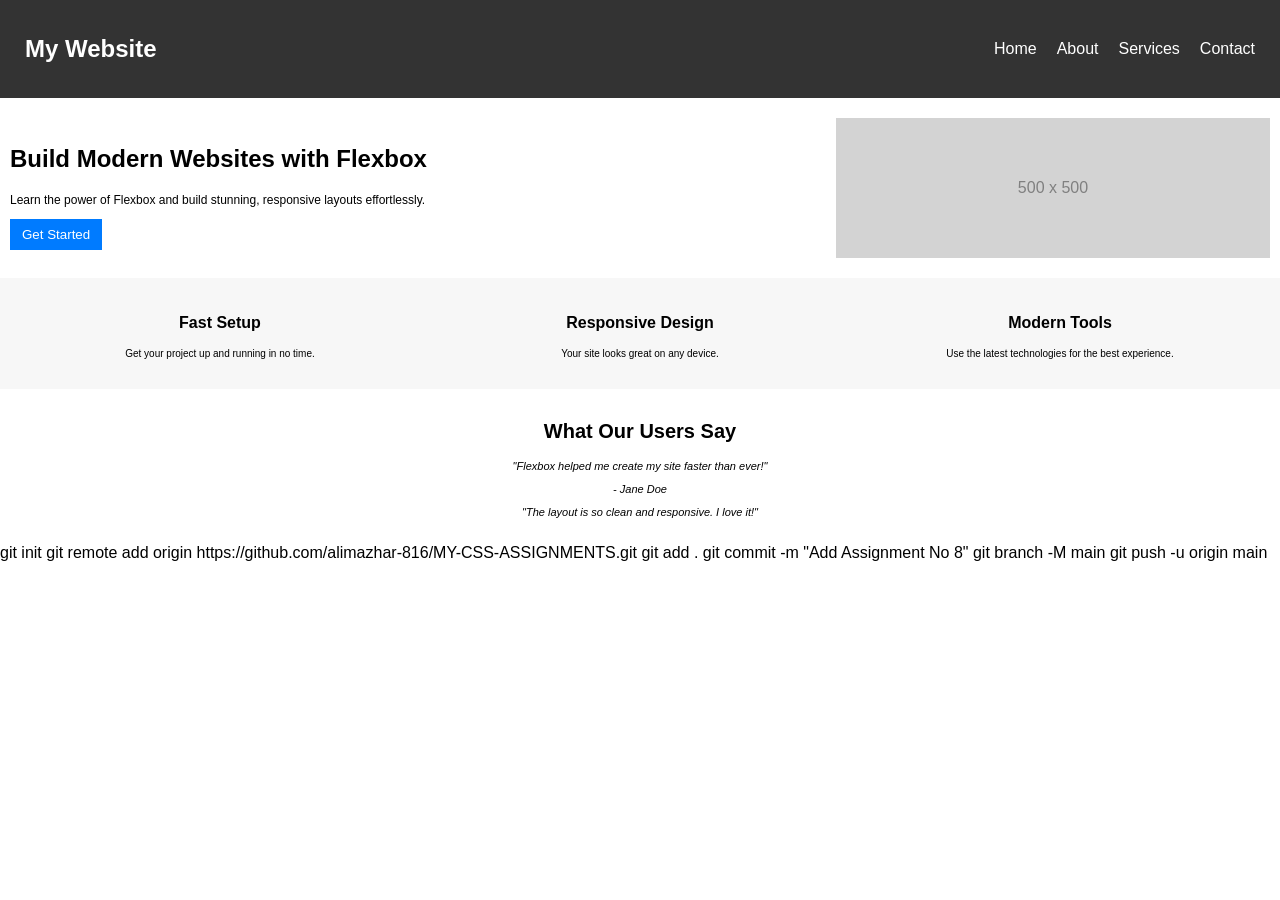
<file: index.html>
<!DOCTYPE html>
<html>
<head>
    <title>Flexbox Website</title>
    <link rel="stylesheet" href="style.css">
</head>
<body>

    <header>
        <h2>My Website</h2>
        <nav>
            <a href="#">Home</a>
            <a href="#">About</a>
            <a href="#">Services</a>
            <a href="#">Contact</a>
        </nav>
    </header>

    <section class="hero">
        <div class="content">
            <h1>Build Modern Websites with Flexbox</h1>
            <p>Learn the power of Flexbox and build stunning, responsive layouts effortlessly.</p>
            <button>Get Started</button>
        </div>

        <div class="image">
            500 x 500
        </div>
    </section>

    <section class="features">
        <div>
            <h3>Fast Setup</h3>
            <p>Get your project up and running in no time.</p>
        </div>

        <div>
            <h3>Responsive Design</h3>
            <p>Your site looks great on any device.</p>
        </div>

        <div>
            <h3>Modern Tools</h3>
            <p>Use the latest technologies for the best experience.</p>
        </div>
    </section>

    <section class="testimonials">
        <h2>What Our Users Say</h2>
        <p>"Flexbox helped me create my site faster than ever!"</p>
        <p>- Jane Doe</p>
        <p>"The layout is so clean and responsive. I love it!"</p>
    </section>

    
</body>
</html>
git init
git remote add origin https://github.com/alimazhar-816/MY-CSS-ASSIGNMENTS.git
git add .
git commit -m "Add Assignment No 8"
git branch -M main
git push -u origin main
</file>
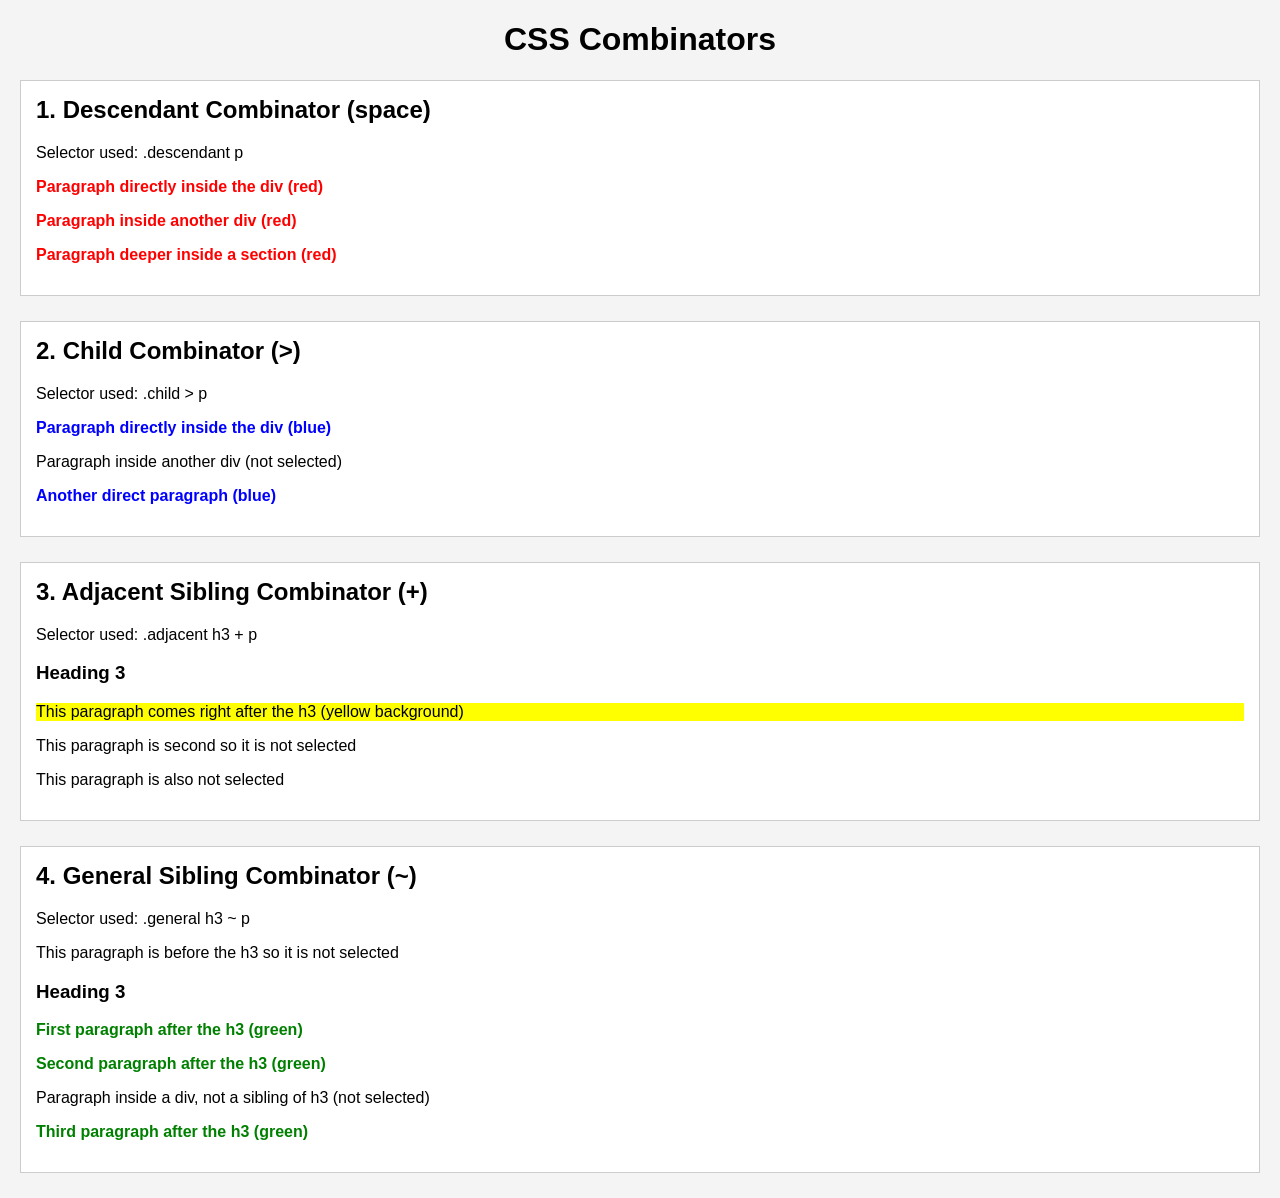
<file: ASSIGNMENT 6/index.html>
<!DOCTYPE html>
<html lang="en">
<head>
<meta charset="UTF-8">
<meta name="viewport" content="width=device-width, initial-scale=1.0">
<title>CSS Task 6 - Combinators</title>
<link rel="stylesheet" href="style.css">
</head>
<body>

<h1>CSS Combinators</h1>

<div class="section">
    <h2>1. Descendant Combinator (space)</h2>
    <p>Selector used: .descendant p</p>
    <div class="descendant">
        <p>Paragraph directly inside the div (red)</p>
        <div>
            <p>Paragraph inside another div (red)</p>
            <section>
                <p>Paragraph deeper inside a section (red)</p>
            </section>
        </div>
    </div>
</div>

<div class="section">
    <h2>2. Child Combinator (&gt;)</h2>
    <p>Selector used: .child &gt; p</p>
    <div class="child">
        <p>Paragraph directly inside the div (blue)</p>
        <div>
            <p>Paragraph inside another div (not selected)</p>
        </div>
        <p>Another direct paragraph (blue)</p>
    </div>
</div>

<div class="section adjacent">
    <h2>3. Adjacent Sibling Combinator (+)</h2>
    <p>Selector used: .adjacent h3 + p</p>
    <h3>Heading 3</h3>
    <p>This paragraph comes right after the h3 (yellow background)</p>
    <p>This paragraph is second so it is not selected</p>
    <p>This paragraph is also not selected</p>
</div>

<div class="section general">
    <h2>4. General Sibling Combinator (~)</h2>
    <p>Selector used: .general h3 ~ p</p>
    <p>This paragraph is before the h3 so it is not selected</p>
    <h3>Heading 3</h3>
    <p>First paragraph after the h3 (green)</p>
    <p>Second paragraph after the h3 (green)</p>
    <div>
        <p>Paragraph inside a div, not a sibling of h3 (not selected)</p>
    </div>
    <p>Third paragraph after the h3 (green)</p>
</div>

</body>
</html>
</file>
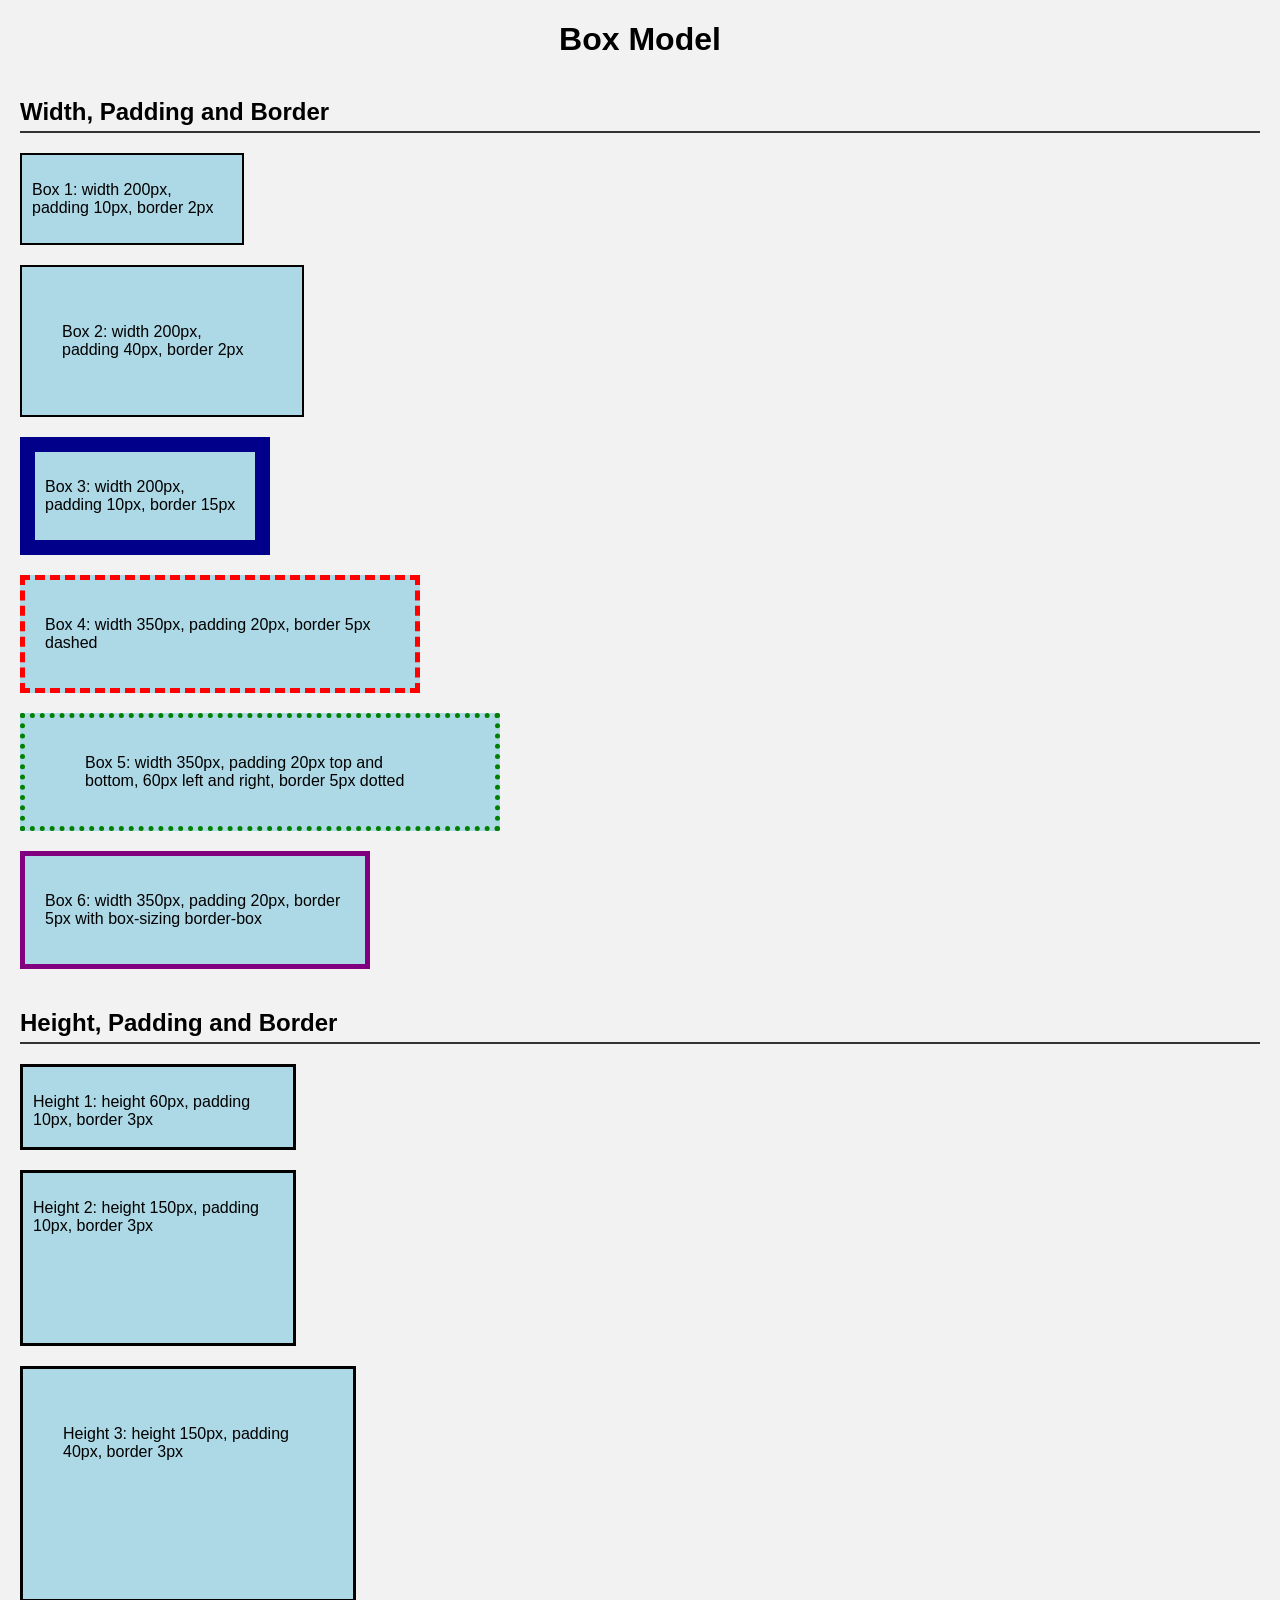
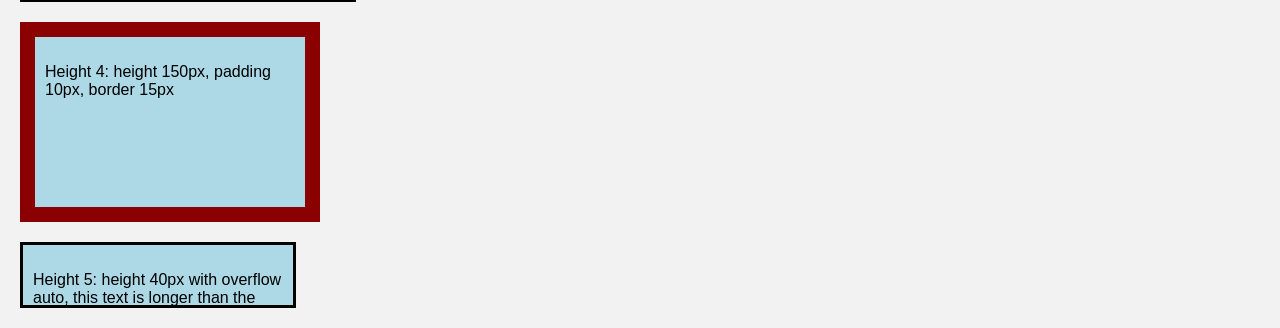
<file: Assignment NO 4/index.html>
<!DOCTYPE html>
<html lang="en">
<head>
<meta charset="UTF-8">
<meta name="viewport" content="width=device-width, initial-scale=1.0">
<title>CSS Task 4 - Box Model</title>
<link rel="stylesheet" href="style.css">
</head>
<body>

<h1>Box Model</h1>

<h2>Width, Padding and Border</h2>

<div class="box box1">
    <p>Box 1: width 200px, padding 10px, border 2px</p>
</div>

<div class="box box2">
    <p>Box 2: width 200px, padding 40px, border 2px</p>
</div>

<div class="box box3">
    <p>Box 3: width 200px, padding 10px, border 15px</p>
</div>

<div class="box box4">
    <p>Box 4: width 350px, padding 20px, border 5px dashed</p>
</div>

<div class="box box5">
    <p>Box 5: width 350px, padding 20px top and bottom, 60px left and right, border 5px dotted</p>
</div>

<div class="box box6">
    <p>Box 6: width 350px, padding 20px, border 5px with box-sizing border-box</p>
</div>

<h2>Height, Padding and Border</h2>

<div class="box height1">
    <p>Height 1: height 60px, padding 10px, border 3px</p>
</div>

<div class="box height2">
    <p>Height 2: height 150px, padding 10px, border 3px</p>
</div>

<div class="box height3">
    <p>Height 3: height 150px, padding 40px, border 3px</p>
</div>

<div class="box height4">
    <p>Height 4: height 150px, padding 10px, border 15px</p>
</div>

<div class="box height5">
    <p>Height 5: height 40px with overflow auto, this text is longer than the height of the box so a scrollbar will show up here to see the rest of the text</p>
</div>

</body>
</html>
</file>
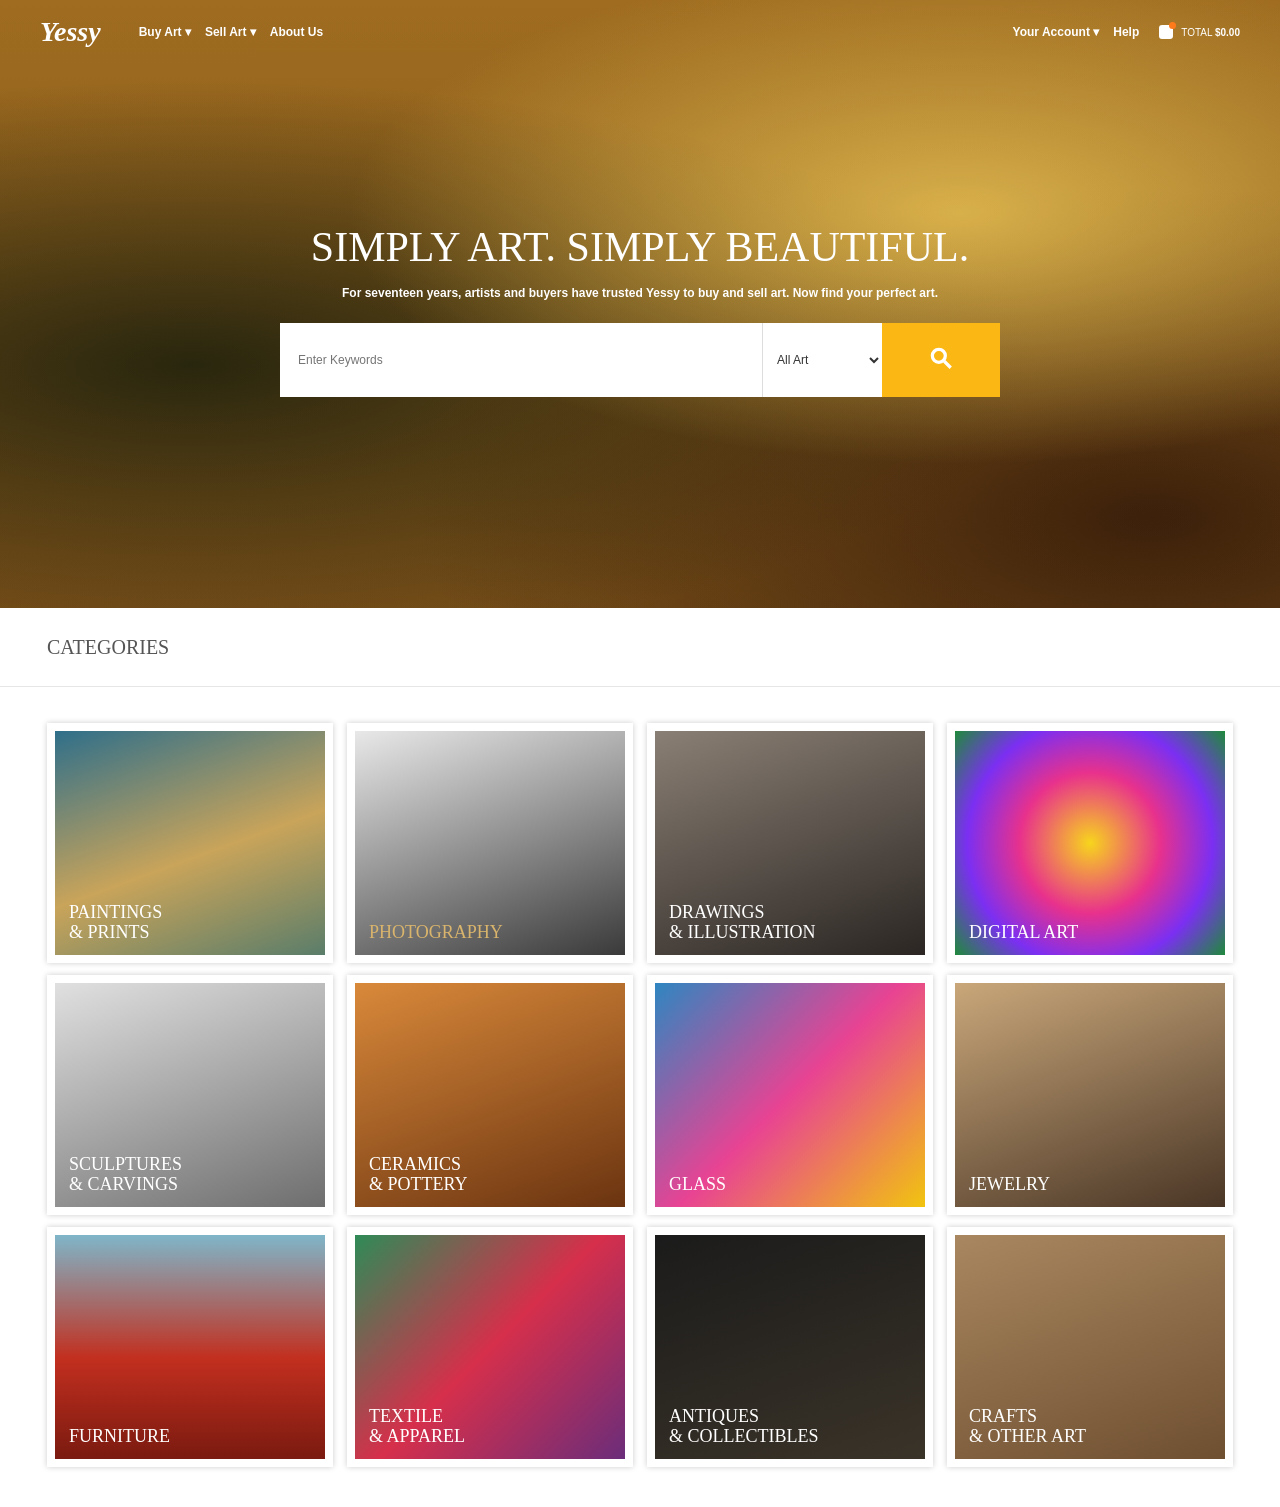
<file: Task NO 5/index.html>
<!DOCTYPE html>
<html lang="en">
<head>
<meta charset="UTF-8">
<meta name="viewport" content="width=device-width, initial-scale=1.0">
<title>Yessy - Simply Art. Simply Beautiful.</title>
<link rel="stylesheet" href="style.css">
</head>
<body>

<div class="hero">
    <div class="navbar">
        <div class="nav-left">
            <span class="logo">Yessy</span>
            <a href="#">Buy Art &#9662;</a>
            <a href="#">Sell Art &#9662;</a>
            <a href="#">About Us</a>
        </div>
        <div class="nav-right">
            <a href="#">Your Account &#9662;</a>
            <a href="#">Help</a>
            <a href="#" class="cart">
                <span class="bag"><span class="dot"></span></span>
                <span class="total">TOTAL <b>$0.00</b></span>
            </a>
        </div>
    </div>

    <div class="hero-content">
        <h1>SIMPLY ART. SIMPLY BEAUTIFUL.</h1>
        <p>For seventeen years, artists and buyers have trusted Yessy to buy and sell art. Now find your perfect art.</p>

        <div class="search-box">
            <input type="text" placeholder="Enter Keywords">
            <select>
                <option>All Art</option>
                <option>Paintings</option>
                <option>Photography</option>
            </select>
            <button>
                <svg width="26" height="26" viewBox="0 0 24 24" fill="none" stroke="white" stroke-width="3">
                    <circle cx="10" cy="10" r="6"></circle>
                    <line x1="15" y1="15" x2="21" y2="21"></line>
                </svg>
            </button>
        </div>
    </div>
</div>

<div class="categories-title">
    <h3>CATEGORIES</h3>
</div>

<div class="grid">
    <div class="item paintings">Paintings<br>&amp; Prints</div>
    <div class="item photography">Photography</div>
    <div class="item drawings">Drawings<br>&amp; Illustration</div>
    <div class="item digital">Digital Art</div>
    <div class="item sculptures">Sculptures<br>&amp; Carvings</div>
    <div class="item ceramics">Ceramics<br>&amp; Pottery</div>
    <div class="item glass">Glass</div>
    <div class="item jewelry">Jewelry</div>
    <div class="item furniture">Furniture</div>
    <div class="item textile">Textile<br>&amp; Apparel</div>
    <div class="item antiques">Antiques<br>&amp; Collectibles</div>
    <div class="item crafts">Crafts<br>&amp; Other Art</div>
</div>

</body>
</html>
</file>
<file: style.css>
* {
    box-sizing: border-box;
}

body {
    margin: 0;
    font-family: Arial, sans-serif;
}

header {
    display: flex;
    justify-content: space-between;
    align-items: center;
    background-color: #333;
    color: white;
    padding: 15px 25px;
}

nav {
    display: flex;
    gap: 20px;
}

nav a {
    color: white;
    text-decoration: none;
}

.hero {
    display: flex;
    justify-content: space-between;
    align-items: center;
    padding: 20px 10px;
    gap: 20px;
}

.content {
    width: 65%;
}

.content h1 {
    font-size: 24px;
}

.content p {
    font-size: 12px;
}

button {
    background-color: #007bff;
    color: white;
    border: none;
    padding: 8px 12px;
}

.image {
    width: 35%;
    height: 140px;
    background-color: lightgray;
    display: flex;
    justify-content: center;
    align-items: center;
    color: gray;
}

.features {
    display: flex;
    justify-content: space-around;
    text-align: center;
    background-color: #f7f7f7;
    padding: 20px 10px;
}

.features div {
    width: 33.33%;
}

.features h3 {
    font-size: 16px;
}

.features p {
    font-size: 10px;
}

.testimonials {
    text-align: center;
    padding: 15px;
}

.testimonials h2 {
    font-size: 20px;
}

.testimonials p {
    font-size: 11px;
    font-style: italic;
}
</file>
<file: ASSIGNMENT 6/style.css>
body {
    font-family: Arial, sans-serif;
    background-color: #f4f4f4;
    margin: 20px;
}

h1 {
    text-align: center;
}

.section {
    background-color: white;
    border: 1px solid #ccc;
    padding: 15px;
    margin-bottom: 25px;
}

.section h2 {
    margin-top: 0;
}

.descendant p {
    color: red;
    font-weight: bold;
}

.child > p {
    color: blue;
    font-weight: bold;
}

.adjacent h3 + p {
    background-color: yellow;
}

.general h3 ~ p {
    color: green;
    font-weight: bold;
}
</file>
<file: Assignment NO 4/style.css>
body {
    font-family: Arial, sans-serif;
    background-color: #f2f2f2;
    margin: 20px;
}

h1 {
    text-align: center;
}

h2 {
    margin-top: 40px;
    border-bottom: 2px solid #333;
    padding-bottom: 5px;
}

.box {
    background-color: lightblue;
    margin-bottom: 20px;
}

.box1 {
    width: 200px;
    padding: 10px;
    border: 2px solid black;
}

.box2 {
    width: 200px;
    padding: 40px;
    border: 2px solid black;
}

.box3 {
    width: 200px;
    padding: 10px;
    border: 15px solid darkblue;
}

.box4 {
    width: 350px;
    padding: 20px;
    border: 5px dashed red;
}

.box5 {
    width: 350px;
    padding: 20px 60px;
    border: 5px dotted green;
}

.box6 {
    width: 350px;
    padding: 20px;
    border: 5px solid purple;
    box-sizing: border-box;
}

.height1 {
    width: 250px;
    height: 60px;
    padding: 10px;
    border: 3px solid black;
}

.height2 {
    width: 250px;
    height: 150px;
    padding: 10px;
    border: 3px solid black;
}

.height3 {
    width: 250px;
    height: 150px;
    padding: 40px;
    border: 3px solid black;
}

.height4 {
    width: 250px;
    height: 150px;
    padding: 10px;
    border: 15px solid darkred;
}

.height5 {
    width: 250px;
    height: 40px;
    padding: 10px;
    border: 3px solid black;
    overflow: auto;
}
</file>
<file: Task NO 5/style.css>
* {
    margin: 0;
    padding: 0;
    box-sizing: border-box;
}

body {
    font-family: Arial, sans-serif;
    background-color: white;
}

.hero {
    height: 608px;
    color: white;
    background:
        linear-gradient(rgba(0, 0, 0, 0.12), rgba(0, 0, 0, 0.12)),
        radial-gradient(ellipse at 75% 35%, rgba(255, 210, 90, 0.9) 0%, rgba(255, 210, 90, 0) 45%),
        radial-gradient(ellipse at 15% 60%, rgba(40, 40, 15, 0.95) 0%, rgba(40, 40, 15, 0) 55%),
        radial-gradient(ellipse at 90% 85%, rgba(60, 30, 10, 0.9) 0%, rgba(60, 30, 10, 0) 45%),
        linear-gradient(to bottom, #b57b24, #8a5a1c);
}

.navbar {
    height: 64px;
    display: flex;
    justify-content: space-between;
    align-items: center;
    padding: 0 40px;
    font-size: 12px;
    font-weight: bold;
}

.nav-left, .nav-right {
    display: flex;
    align-items: center;
    gap: 14px;
}

.navbar a {
    color: white;
    text-decoration: none;
}

.logo {
    font-family: Georgia, serif;
    font-size: 28px;
    font-style: italic;
    margin-right: 24px;
}

.cart {
    display: flex;
    align-items: center;
    gap: 8px;
    margin-left: 6px;
}

.bag {
    position: relative;
    display: inline-block;
    width: 14px;
    height: 14px;
    background-color: white;
    border-radius: 3px;
}

.dot {
    position: absolute;
    top: -3px;
    right: -3px;
    width: 7px;
    height: 7px;
    background-color: #ff7a1a;
    border-radius: 50%;
}

.total {
    font-size: 10px;
    font-weight: normal;
}

.hero-content {
    text-align: center;
    margin-top: 160px;
}

.hero-content h1 {
    font-family: "Times New Roman", serif;
    font-size: 42px;
    font-weight: normal;
    line-height: 1.1;
}

.hero-content p {
    font-size: 12px;
    font-weight: bold;
    line-height: 1.2;
    margin-top: 16px;
    margin-bottom: 22px;
}

.search-box {
    width: 720px;
    height: 74px;
    margin: 0 auto;
    display: flex;
}

.search-box input {
    flex: 1;
    height: 100%;
    border: none;
    outline: none;
    padding: 0 18px;
    font-size: 12px;
}

.search-box select {
    width: 120px;
    height: 100%;
    border: none;
    border-left: 1px solid #ddd;
    background-color: white;
    padding: 0 10px;
    font-size: 12px;
    color: #333;
}

.search-box button {
    width: 118px;
    height: 100%;
    border: none;
    background-color: #fbb713;
    cursor: pointer;
}

.categories-title {
    border-bottom: 1px solid #e6e6e6;
}

.categories-title h3 {
    max-width: 1186px;
    margin: 0 auto;
    line-height: 78px;
    font-family: "Times New Roman", serif;
    font-size: 20px;
    font-weight: normal;
    color: #555;
}

.grid {
    max-width: 1186px;
    margin: 36px auto 40px auto;
    display: grid;
    grid-template-columns: repeat(4, 1fr);
    column-gap: 14px;
    row-gap: 12px;
}

.item {
    height: 240px;
    border: 8px solid white;
    box-shadow: 0 0 6px rgba(0, 0, 0, 0.2);
    display: flex;
    align-items: flex-end;
    padding: 12px 14px;
    color: white;
    font-family: "Times New Roman", serif;
    font-size: 18px;
    line-height: 1.1;
    text-transform: uppercase;
}

.paintings { background: linear-gradient(160deg, #2f6f8a, #c9a45a 55%, #5a7d6a); }
.photography { background: linear-gradient(160deg, #e8e8e8, #3a3a3a); color: #d9b46c; }
.drawings { background: linear-gradient(160deg, #8a7f74, #2b2623); }
.digital { background: radial-gradient(circle, #f7d51d, #e8318c 40%, #7b2ff2 70%, #1f8a3b); }
.sculptures { background: linear-gradient(160deg, #e0e0e0, #6e6e6e); }
.ceramics { background: linear-gradient(160deg, #d9893a, #6b3410); }
.glass { background: linear-gradient(135deg, #2e86c1, #e84393 50%, #f1c40f); }
.jewelry { background: linear-gradient(160deg, #c9a77a, #4a3626); }
.furniture { background: linear-gradient(180deg, #7fb6c9 0%, #c22f1f 55%, #7a1a10); }
.textile { background: linear-gradient(135deg, #2e8b57, #d62f4b, #6b2d7a); }
.antiques { background: linear-gradient(160deg, #1b1b1b, #3a3328); }
.crafts { background: linear-gradient(160deg, #a98760, #6e4f30); }
</file>
